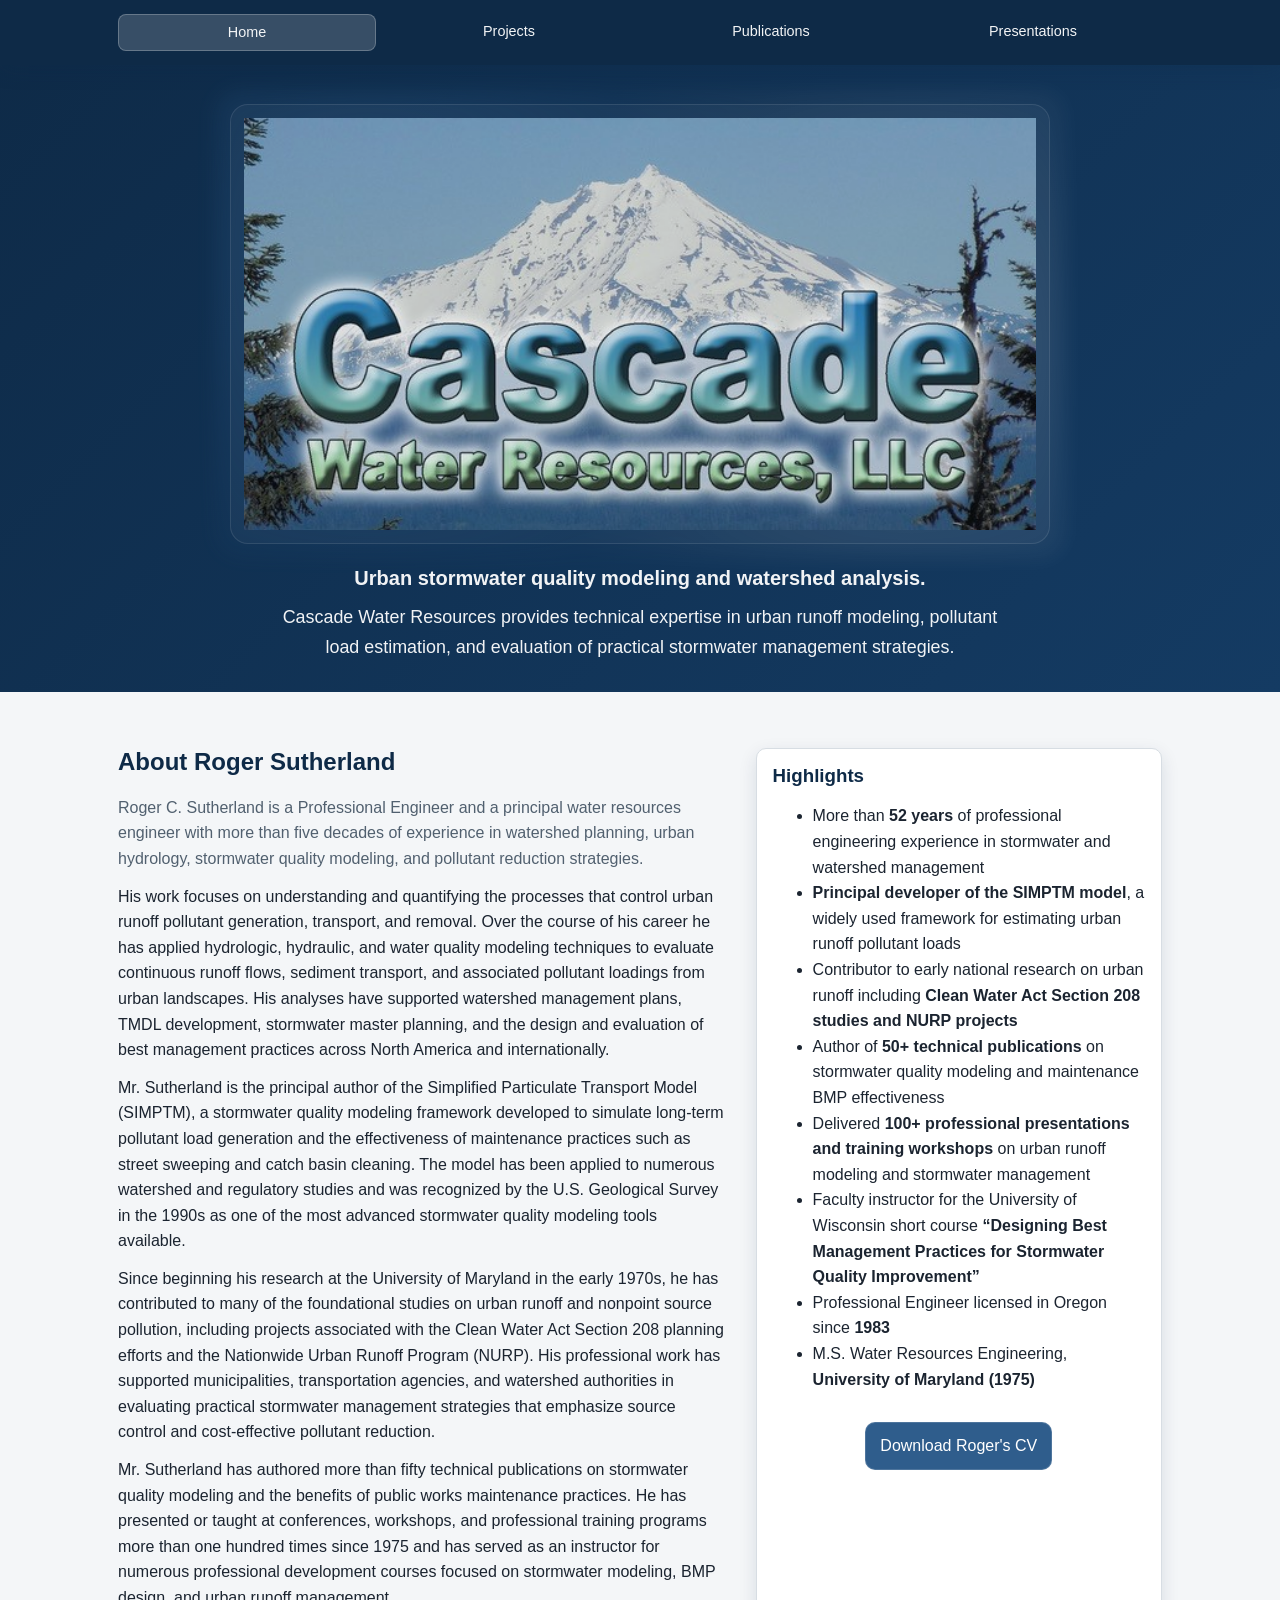
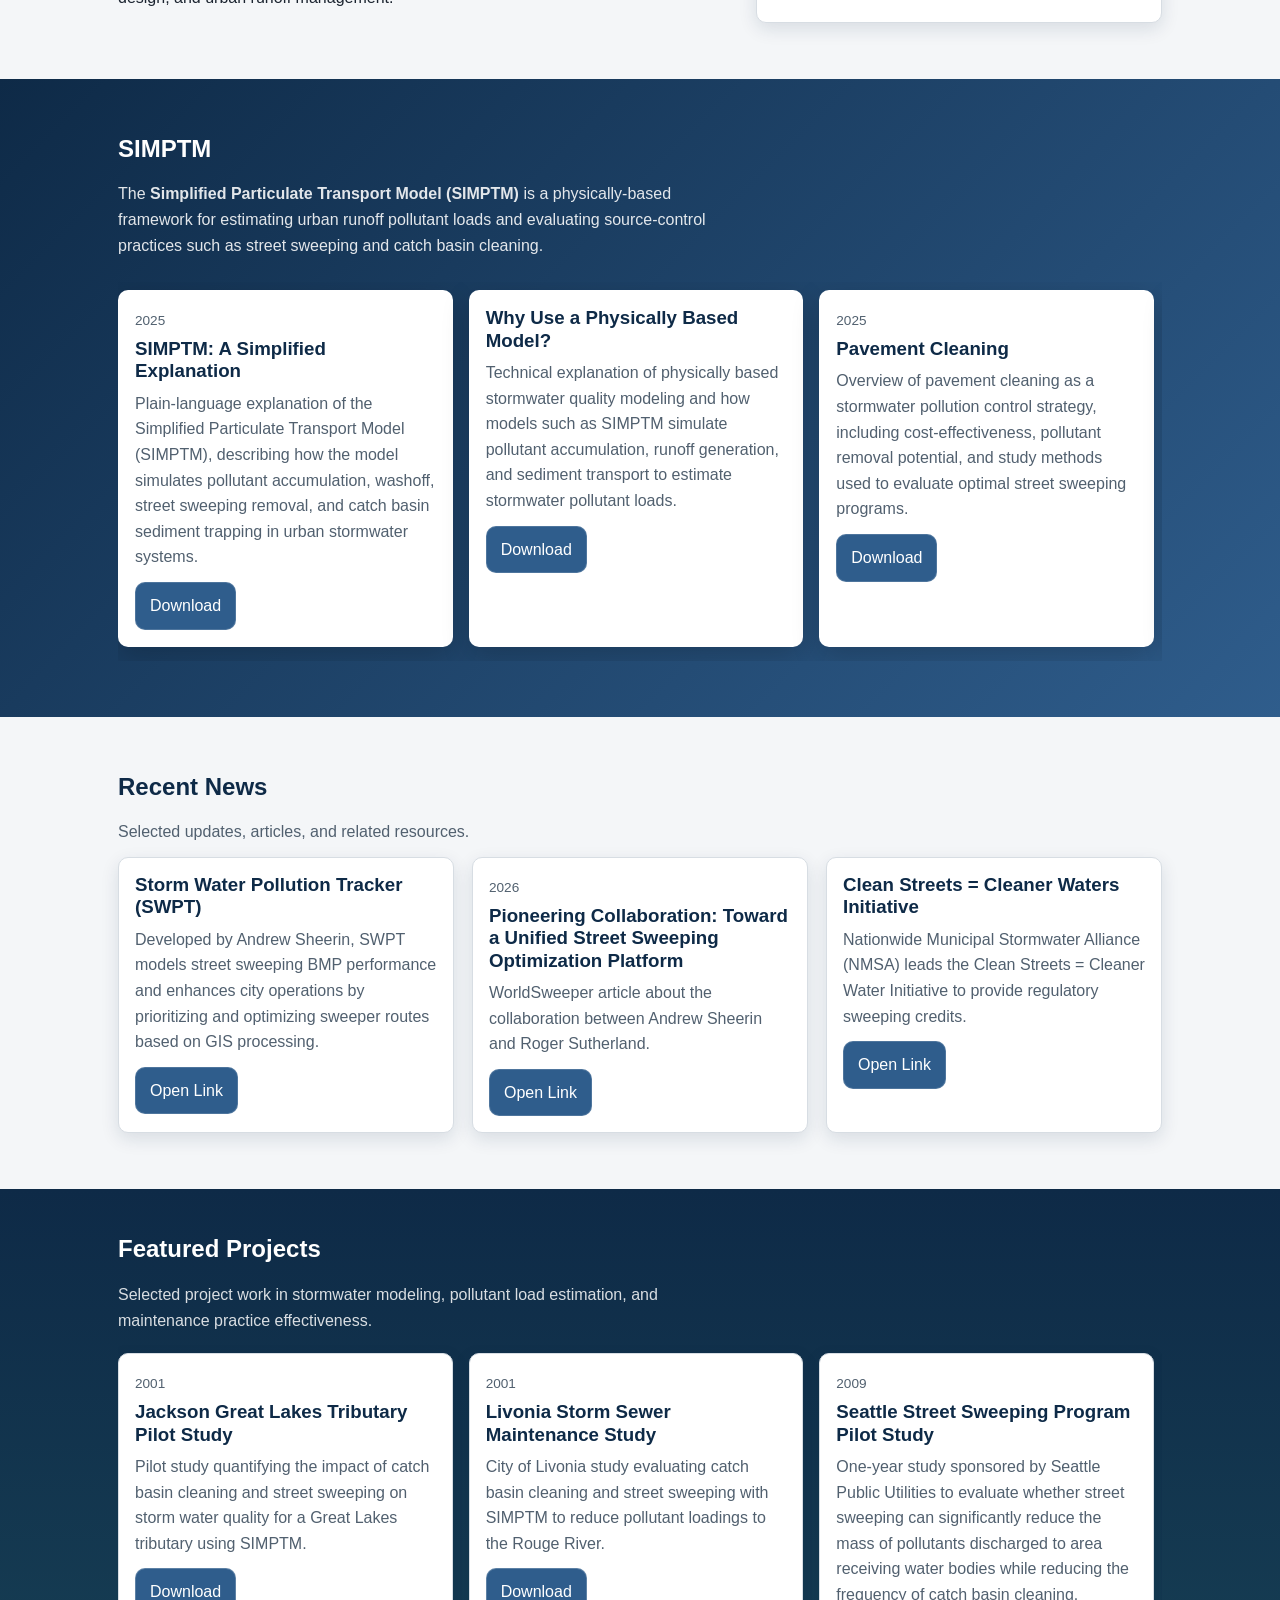
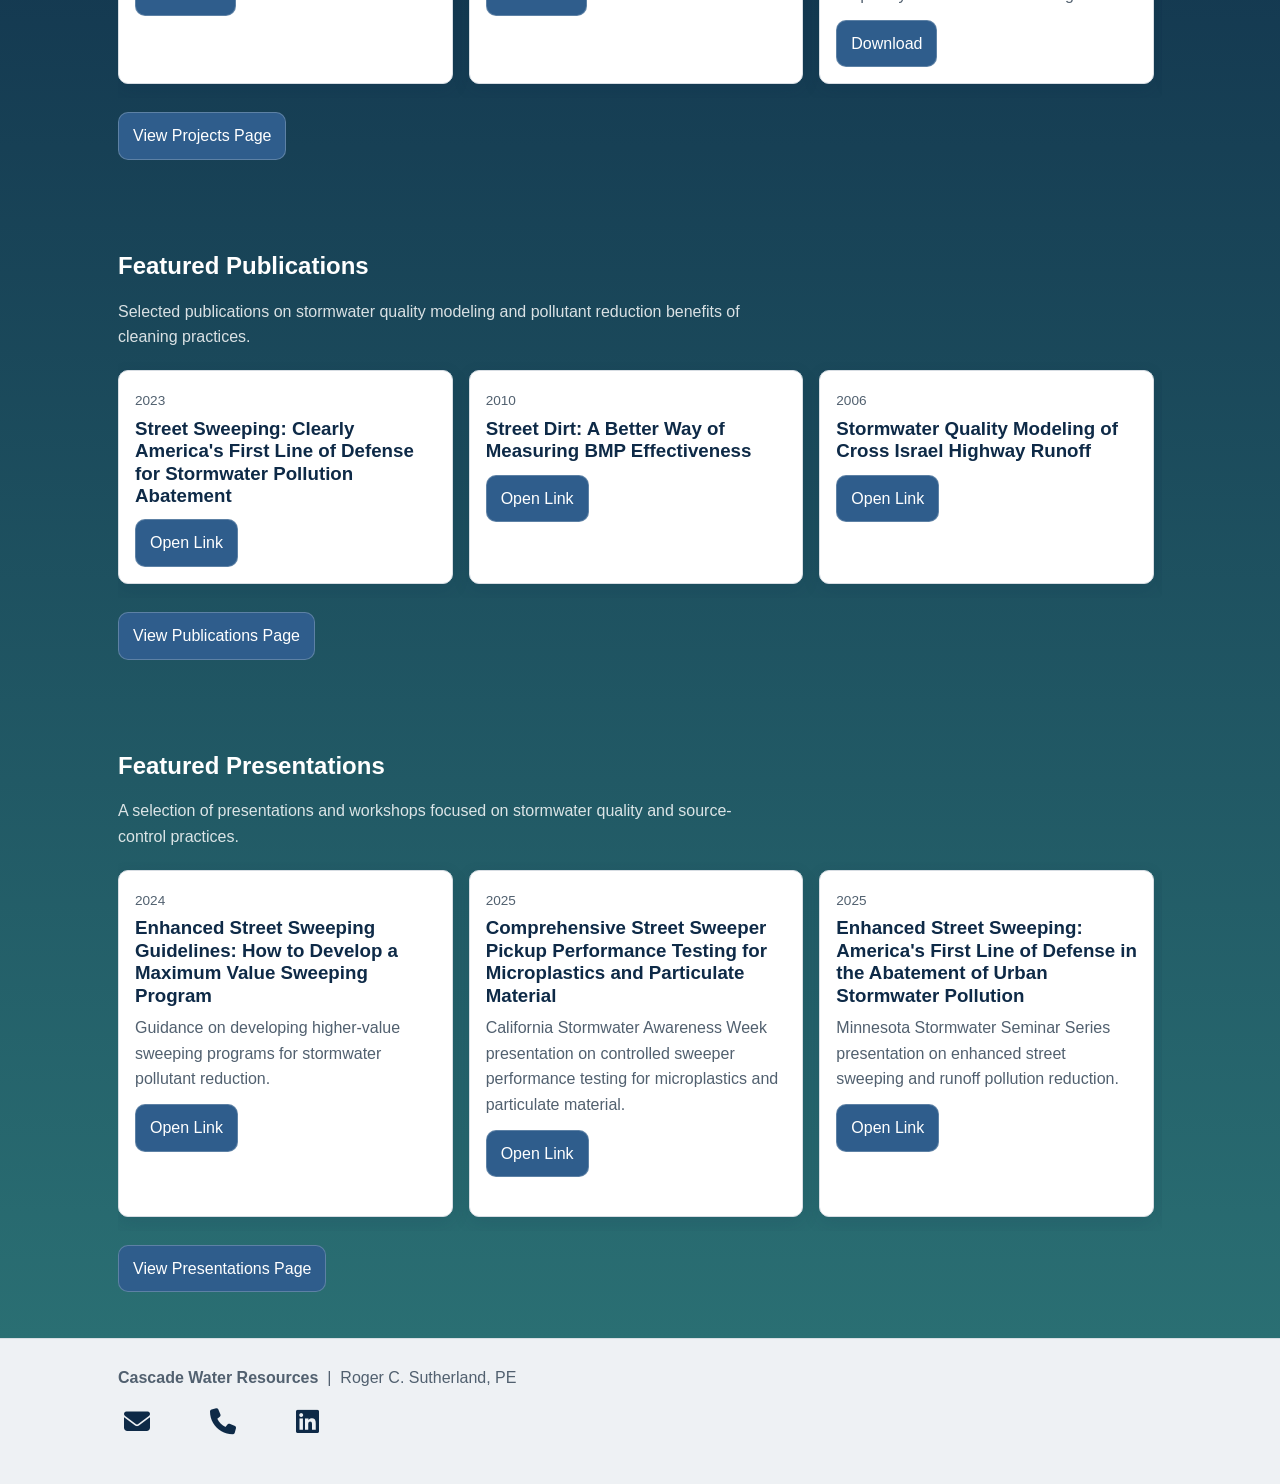
<file: index.html>
<!DOCTYPE html>
<html lang="en">
<head>
  <meta charset="UTF-8" />
  <meta name="viewport" content="width=device-width, initial-scale=1" />
  <title>Cascade Water Resources | Roger C. Sutherland, PE</title>

  <link rel="stylesheet" href="https://cdnjs.cloudflare.com/ajax/libs/font-awesome/6.5.0/css/all.min.css" />

  <link rel="stylesheet" href="css/global.css" />
  <link rel="stylesheet" href="css/layout.css" />
  <link rel="stylesheet" href="css/components.css" />
  <link rel="stylesheet" href="css/home.css" />
</head>
<body class="home">

  <!-- ===== HEADER / NAV ===== -->
  <header class="site-header">
    <div class="container">
      <nav class="site-nav" aria-label="Main navigation">
        <a href="index.html">Home</a>
        <a href="projects.html">Projects</a>
        <a href="publications.html">Publications</a>
        <a href="presentations.html">Presentations</a>
      </nav>
    </div>
  </header>

  <main>

    <!-- ===== HERO ===== -->
    <section class="hero">
      <div class="container">
        <div class="hero-logo-wrap" aria-hidden="true">
          <img src="assets/logo/cwr_logo.png" alt="Cascade Water Resources" class="hero-logo" />
        </div>

        <p class="hero-blurb">
          <strong>Urban stormwater quality modeling and watershed analysis.</strong>
          Cascade Water Resources provides technical expertise in urban runoff modeling, pollutant load estimation, and evaluation
          of practical stormwater management strategies.
        </p>
      </div>
    </section>

    <!-- ===== ABOUT ===== -->
    <section class="section" id="about">
      <div class="container two-column">
        <div>
          <h2 class="section-title">About Roger Sutherland</h2>
          <p class="section-intro">
            Roger C. Sutherland is a Professional Engineer and a principal water resources engineer with
            more than five decades of experience in watershed planning, urban hydrology, stormwater quality modeling,
            and pollutant reduction strategies.
          </p>
          <p>
            His work focuses on understanding and quantifying the processes that control urban runoff pollutant generation,
            transport, and removal. Over the course of his career he has applied hydrologic, hydraulic, and water quality
            modeling techniques to evaluate continuous runoff flows, sediment transport, and associated pollutant loadings
            from urban landscapes. His analyses have supported watershed management plans, TMDL development, stormwater
            master planning, and the design and evaluation of best management practices across North America and internationally.
          </p>
          <p>
            Mr. Sutherland is the principal author of the Simplified Particulate Transport Model (SIMPTM), a stormwater quality
            modeling framework developed to simulate long-term pollutant load generation and the effectiveness of maintenance
            practices such as street sweeping and catch basin cleaning. The model has been applied to numerous watershed and
            regulatory studies and was recognized by the U.S. Geological Survey in the 1990s as one of the most advanced
            stormwater quality modeling tools available.
          </p>
          <p>
            Since beginning his research at the University of Maryland in the early 1970s, he has contributed to many of the
            foundational studies on urban runoff and nonpoint source pollution, including projects associated with the Clean
            Water Act Section 208 planning efforts and the Nationwide Urban Runoff Program (NURP). His professional work has
            supported municipalities, transportation agencies, and watershed authorities in evaluating practical stormwater
            management strategies that emphasize source control and cost-effective pollutant reduction.
          </p>
          <p>
            Mr. Sutherland has authored more than fifty technical publications on stormwater quality modeling and the benefits
            of public works maintenance practices. He has presented or taught at conferences, workshops, and professional
            training programs more than one hundred times since 1975 and has served as an instructor for numerous professional
            development courses focused on stormwater modeling, BMP design, and urban runoff management.
          </p>
        </div>

        <aside class="card">
          <h3>Highlights</h3>
          <ul>
            <li>More than <strong>52 years</strong> of professional engineering experience in stormwater and watershed management</li>
            <li><strong>Principal developer of the SIMPTM model</strong>, a widely used framework for estimating urban runoff pollutant loads</li>
            <li>Contributor to early national research on urban runoff including <strong>Clean Water Act Section 208 studies and NURP projects</strong></li>
            <li>Author of <strong>50+ technical publications</strong> on stormwater quality modeling and maintenance BMP effectiveness</li>
            <li>Delivered <strong>100+ professional presentations and training workshops</strong> on urban runoff modeling and stormwater management</li>
            <li>Faculty instructor for the University of Wisconsin short course <strong>“Designing Best Management Practices for Stormwater Quality Improvement”</strong></li>
            <li>Professional Engineer licensed in Oregon since <strong>1983</strong></li>
            <li>M.S. Water Resources Engineering, <strong>University of Maryland (1975)</strong></li>
          </ul>

          <div style="margin-top: 30px; text-align: center;">
            <a class="button" href="reports/RogerSutherlandVita2026.pdf" target="_blank" rel="noopener noreferrer">
              Download Roger's CV
            </a>
          </div>
        </aside>
      </div>
    </section>

    <!-- ===== SIMPTM ===== -->
    <section class="section section--simptm" id="simptm">
      <div class="container">
        <div class="simptm-header">
          <div>
            <h2 class="section-title">SIMPTM</h2>
            <p class="section-intro">
              The <strong>Simplified Particulate Transport Model (SIMPTM)</strong> is a physically-based framework for estimating
              urban runoff pollutant loads and evaluating source-control practices such as street sweeping and catch basin cleaning.
            </p>
          </div>
        </div>

        <div class="horizontal-scroll" id="featuredSimptmContainer" aria-label="Featured SIMPTM documents">
          <!-- Cards inserted by JavaScript -->
        </div>
      </div>
    </section>

    <!-- ===== RECENT NEWS ===== -->
    <section class="section section--news" id="recent-news">
      <div class="container">
        <h2 class="section-title">Recent News</h2>
        <p class="section-intro">
          Selected updates, articles, and related resources.
        </p>

        <div class="three-column" id="featuredNewsContainer" aria-label="Recent news">
          <!-- Cards inserted by JavaScript -->
        </div>
      </div>
    </section>

    <!-- ===== FEATURED WORK (GRADIENT BAND) ===== -->
    <div class="gradient-band">

      <!-- ===== PROJECTS ===== -->
      <section class="section section--tight" id="featured-projects">
        <div class="container">
          <h2 class="section-title">Featured Projects</h2>
          <p class="section-intro">
            Selected project work in stormwater modeling, pollutant load estimation, and maintenance practice effectiveness.
          </p>

          <div class="horizontal-scroll" id="featuredProjectsContainer" aria-label="Featured projects">
            <!-- Cards inserted by JavaScript -->
          </div>

          <div style="margin-top: 14px;">
            <a class="button" href="projects.html">View Projects Page</a>
          </div>
        </div>
      </section>

      <!-- ===== PUBLICATIONS ===== -->
      <section class="section" id="publications">
        <div class="container">
          <h2 class="section-title">Featured Publications</h2>
          <p class="section-intro">
            Selected publications on stormwater quality modeling and pollutant reduction benefits of cleaning practices.
          </p>

          <div class="horizontal-scroll" id="featuredPublicationsContainer" aria-label="Featured publications">
            <!-- Cards inserted by JavaScript -->
          </div>

          <div style="margin-top: 14px;">
            <a class="button" href="publications.html">View Publications Page</a>
          </div>
        </div>
      </section>

      <!-- ===== PRESENTATIONS ===== -->
      <section class="section" id="presentations">
        <div class="container">
          <h2 class="section-title">Featured Presentations</h2>
          <p class="section-intro">
            A selection of presentations and workshops focused on stormwater quality and source-control practices.
          </p>

          <div class="horizontal-scroll" id="featuredPresentationsContainer" aria-label="Featured presentations">
            <!-- Cards inserted by JavaScript -->
          </div>

          <div style="margin-top: 14px;">
            <a class="button" href="presentations.html">View Presentations Page</a>
          </div>
        </div>
      </section>

    </div>

  </main>

  <!-- ===== FOOTER ===== -->
  <footer class="site-footer">
    <div class="container">
      <p>
        <strong>Cascade Water Resources</strong> &nbsp;|&nbsp; Roger C. Sutherland, PE
      </p>

      <div class="footer-icons" aria-label="Contact links">
        <a class="footer-icon js-copy" href="#" data-copy="sutherland.roger1@gmail.com" aria-label="Copy email address">
          <i class="fa-solid fa-envelope" aria-hidden="true"></i>
        </a>

        <a class="footer-icon js-copy" href="#" data-copy="5037040522" aria-label="Copy phone number">
          <i class="fa-solid fa-phone" aria-hidden="true"></i>
        </a>

        <a class="footer-icon" href="https://www.linkedin.com/in/roger-sutherland-b824b54/" target="_blank" rel="noopener noreferrer" aria-label="Roger Sutherland LinkedIn profile">
          <i class="fa-brands fa-linkedin" aria-hidden="true"></i>
        </a>
      </div>

      <p class="footer-copy-note" id="footerCopyNote" aria-live="polite"></p>
    </div>
  </footer>

  <script src="js/content_loader.js"></script>

  <script>
    window.CWRContent.load(function () {
      var projects = window.CWRContent.getBySection("projects").filter(function (i) { return i.highlight === true; }).slice(0, 6);
      var publications = window.CWRContent.getBySection("publications").filter(function (i) { return i.highlight === true; }).slice(0, 6);
      var presentations = window.CWRContent.getBySection("presentations").filter(function (i) { return i.highlight === true; }).slice(0, 6);
      var news = window.CWRContent.getBySection("links").filter(function (i) { return i.highlight === true; }).slice(0, 3);
      var simptmDocs = window.CWRContent.getBySection("simptm").filter(function (i) { return i.highlight === true; }).slice(0, 5);

      window.CWRContent.renderCards(document.getElementById("featuredProjectsContainer"), projects, { scrollLayout: true, max: 6 });
      window.CWRContent.renderCards(document.getElementById("featuredPublicationsContainer"), publications, { scrollLayout: true, max: 6 });
      window.CWRContent.renderCards(document.getElementById("featuredPresentationsContainer"), presentations, { scrollLayout: true, max: 6 });
      window.CWRContent.renderCards(document.getElementById("featuredNewsContainer"), news, { scrollLayout: false, max: 3 });
      window.CWRContent.renderCards(document.getElementById("featuredSimptmContainer"), simptmDocs, { scrollLayout: true, max: 5 });
    });
  </script>

  <script src="js/navigation.js"></script>
  <script src="js/copy_to_clipboard.js"></script>
</body>
</html>
</file>
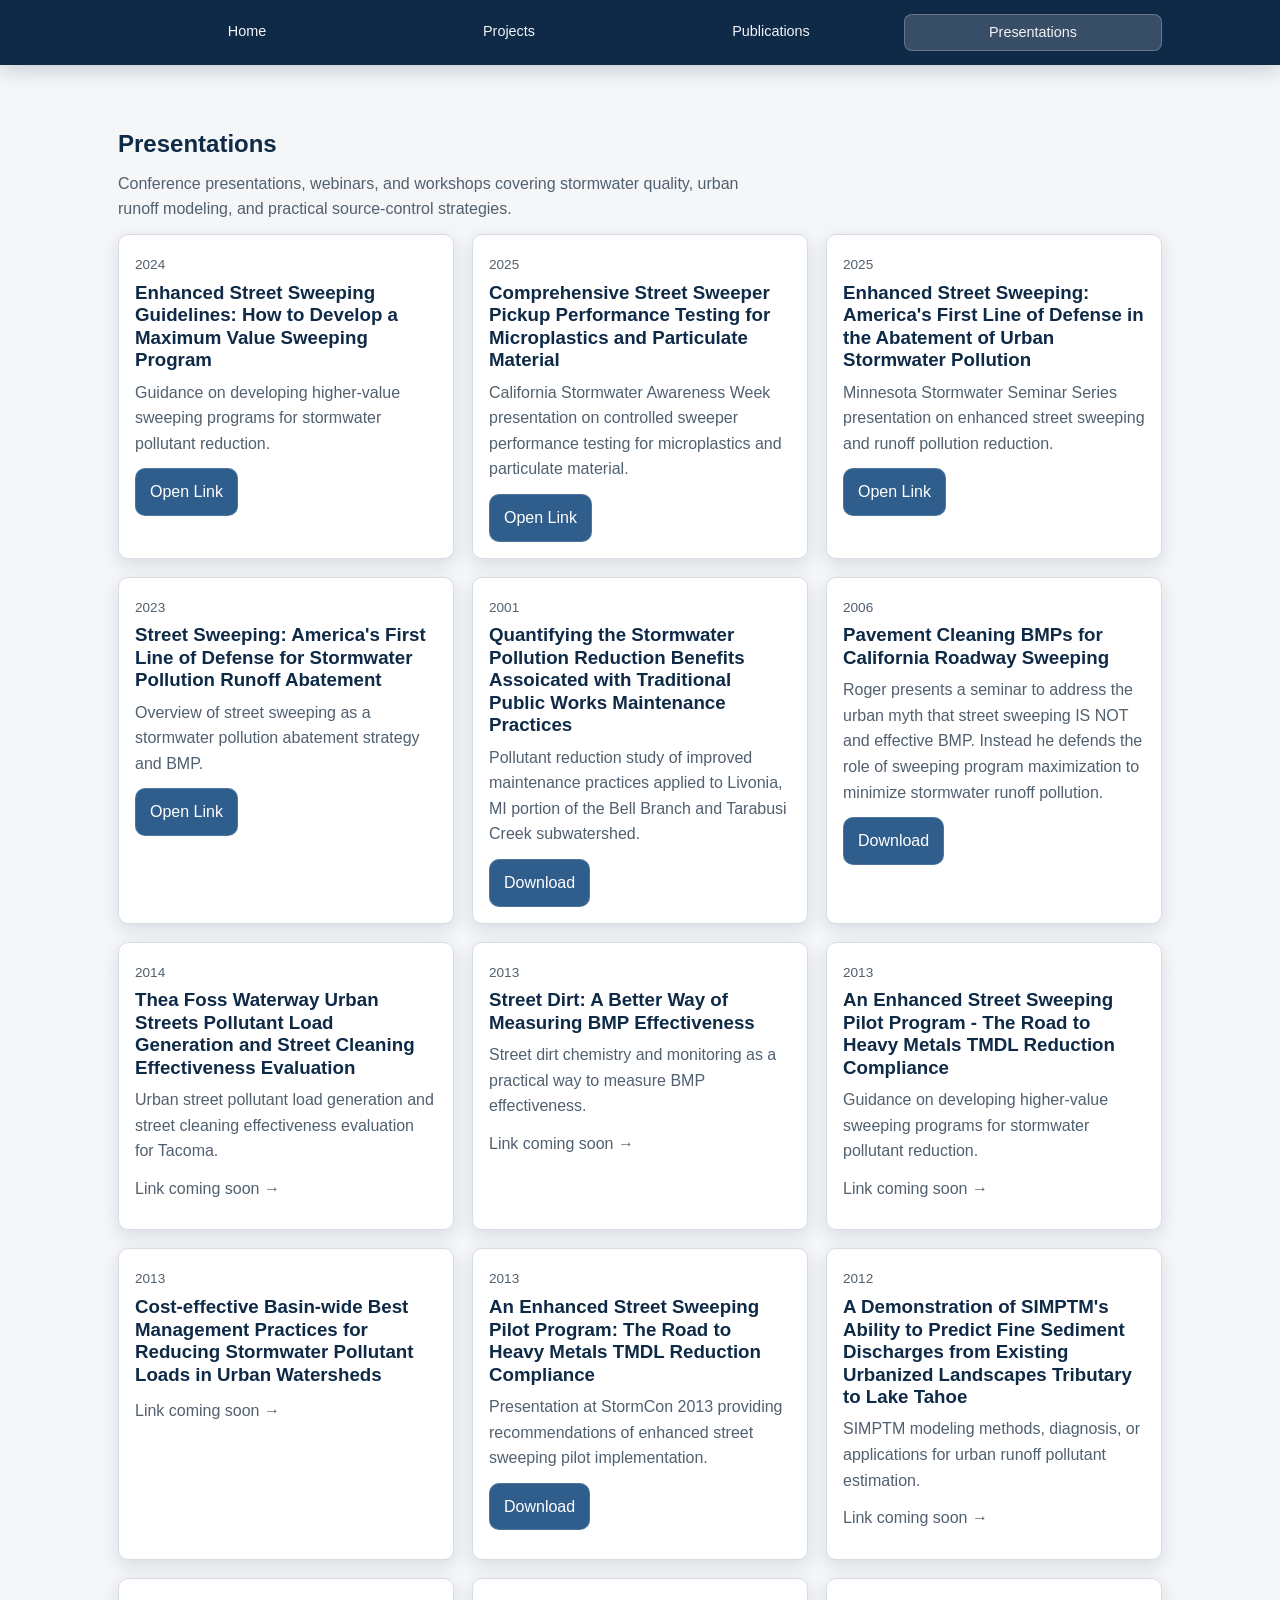
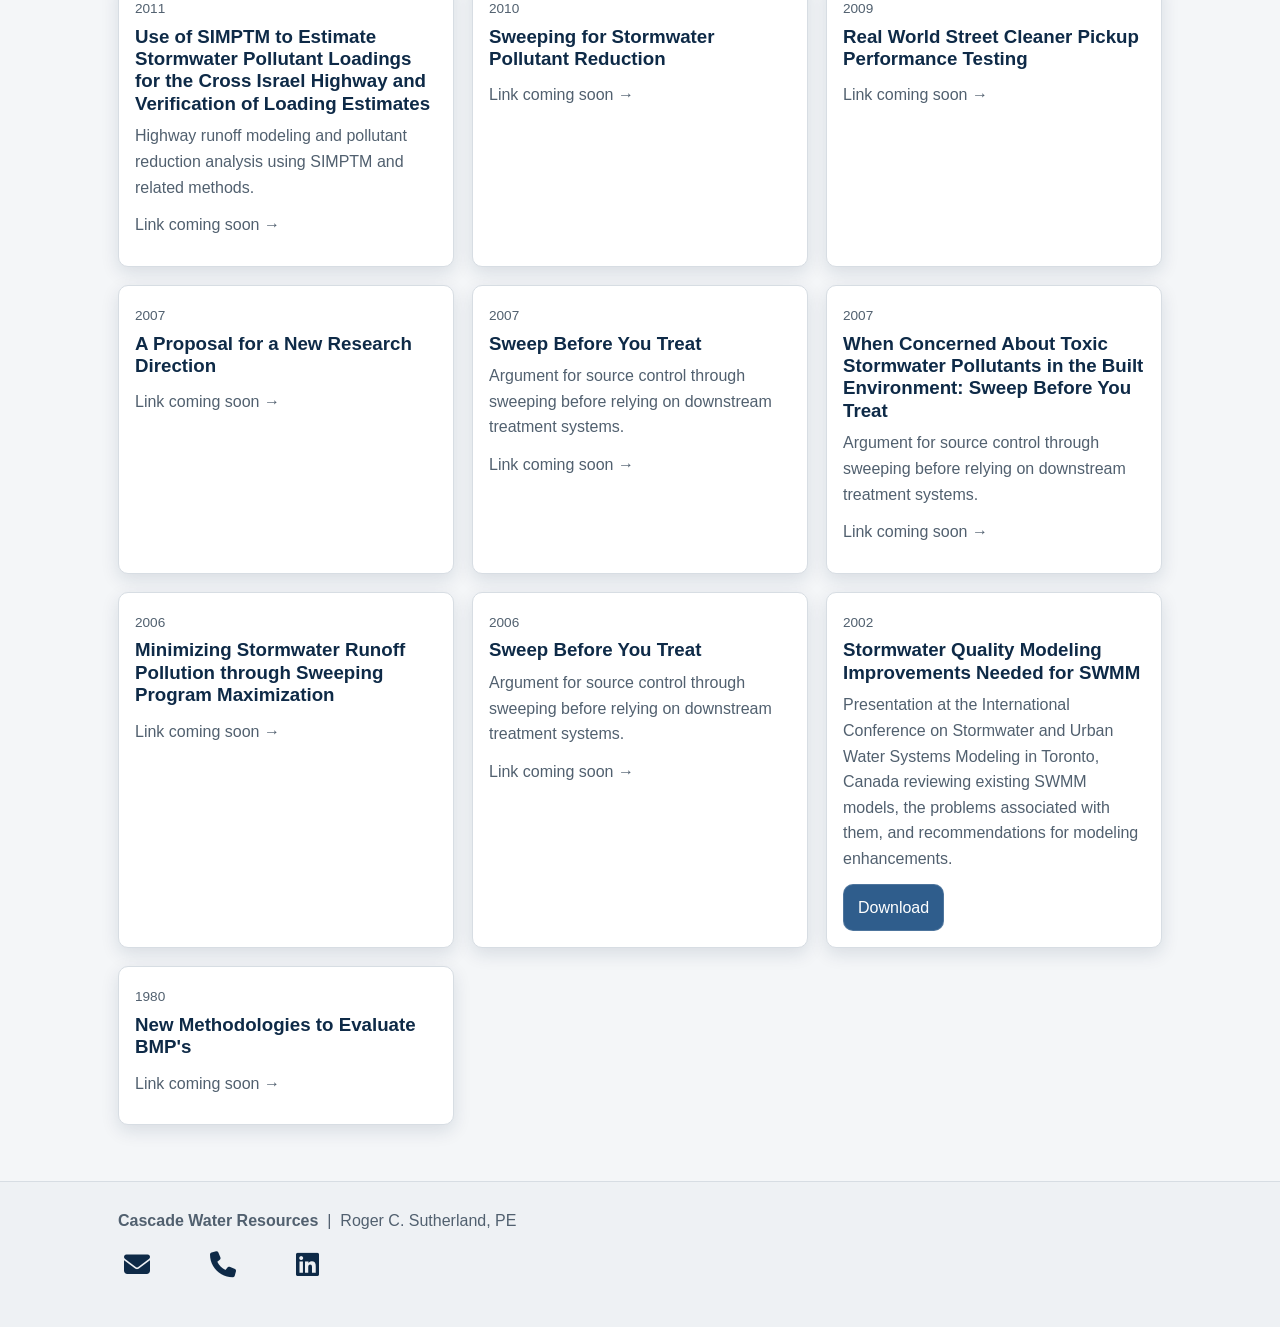
<file: presentations.html>
<!DOCTYPE html>
<html lang="en">
<head>
  <meta charset="UTF-8" />
  <meta name="viewport" content="width=device-width, initial-scale=1" />
  <title>Presentations | Cascade Water Resources</title>

  <link rel="stylesheet" href="https://cdnjs.cloudflare.com/ajax/libs/font-awesome/6.5.0/css/all.min.css" />

  <link rel="stylesheet" href="css/global.css" />
  <link rel="stylesheet" href="css/layout.css" />
  <link rel="stylesheet" href="css/components.css" />
</head>
<body class="inner">

  <!-- ===================================== -->
  <!-- SITE HEADER / NAVIGATION              -->
  <!-- ===================================== -->
  <header class="site-header">
    <div class="container">
      <nav class="site-nav" aria-label="Main navigation">
        <a href="index.html">Home</a>
        <a href="projects.html">Projects</a>
        <a href="publications.html">Publications</a>
        <a href="presentations.html">Presentations</a>
      </nav>
    </div>
  </header>

  <main>

    <!-- ===================================== -->
    <!-- PRESENTATIONS PAGE                    -->
    <!-- ===================================== -->
    <section class="section">
      <div class="container">
        <h1>Presentations</h1>
        <p class="section-intro">
          Conference presentations, webinars, and workshops covering stormwater quality, urban runoff modeling, and
          practical source-control strategies.
        </p>

        <!-- Cards will be created here by JavaScript -->
        <div class="three-column" id="presentationsContainer" aria-label="Presentations list">
          <!-- Cards will be inserted here -->
        </div>
      </div>
    </section>

  </main>

  <!-- ===== FOOTER ===== -->
  <footer class="site-footer">
    <div class="container">
      <p>
        <strong>Cascade Water Resources</strong> &nbsp;|&nbsp; Roger C. Sutherland, PE
      </p>

      <div class="footer-icons" aria-label="Contact links">
        <a class="footer-icon js-copy" href="#" data-copy="sutherland.roger1@gmail.com" aria-label="Copy email address">
          <i class="fa-solid fa-envelope" aria-hidden="true"></i>
        </a>

        <a class="footer-icon js-copy" href="#" data-copy="5037040522" aria-label="Copy phone number">
          <i class="fa-solid fa-phone" aria-hidden="true"></i>
        </a>

        <a class="footer-icon" href="https://www.linkedin.com/in/roger-sutherland-b824b54/" target="_blank" rel="noopener noreferrer" aria-label="Roger Sutherland LinkedIn profile">
          <i class="fa-brands fa-linkedin" aria-hidden="true"></i>
        </a>
      </div>

      <p class="footer-copy-note" id="footerCopyNote" aria-live="polite"></p>
    </div>
  </footer>

  <!-- Content loader -->
  <script src="js/content_loader.js"></script>

  <script>
    window.CWRContent.load(function () {
      var items = window.CWRContent.getBySection("presentations");
      window.CWRContent.renderCards(document.getElementById("presentationsContainer"), items, { scrollLayout: false });
    });
  </script>

  <script src="js/navigation.js"></script>
  <script src="js/copy_to_clipboard.js"></script>
</body>
</html>
</file>
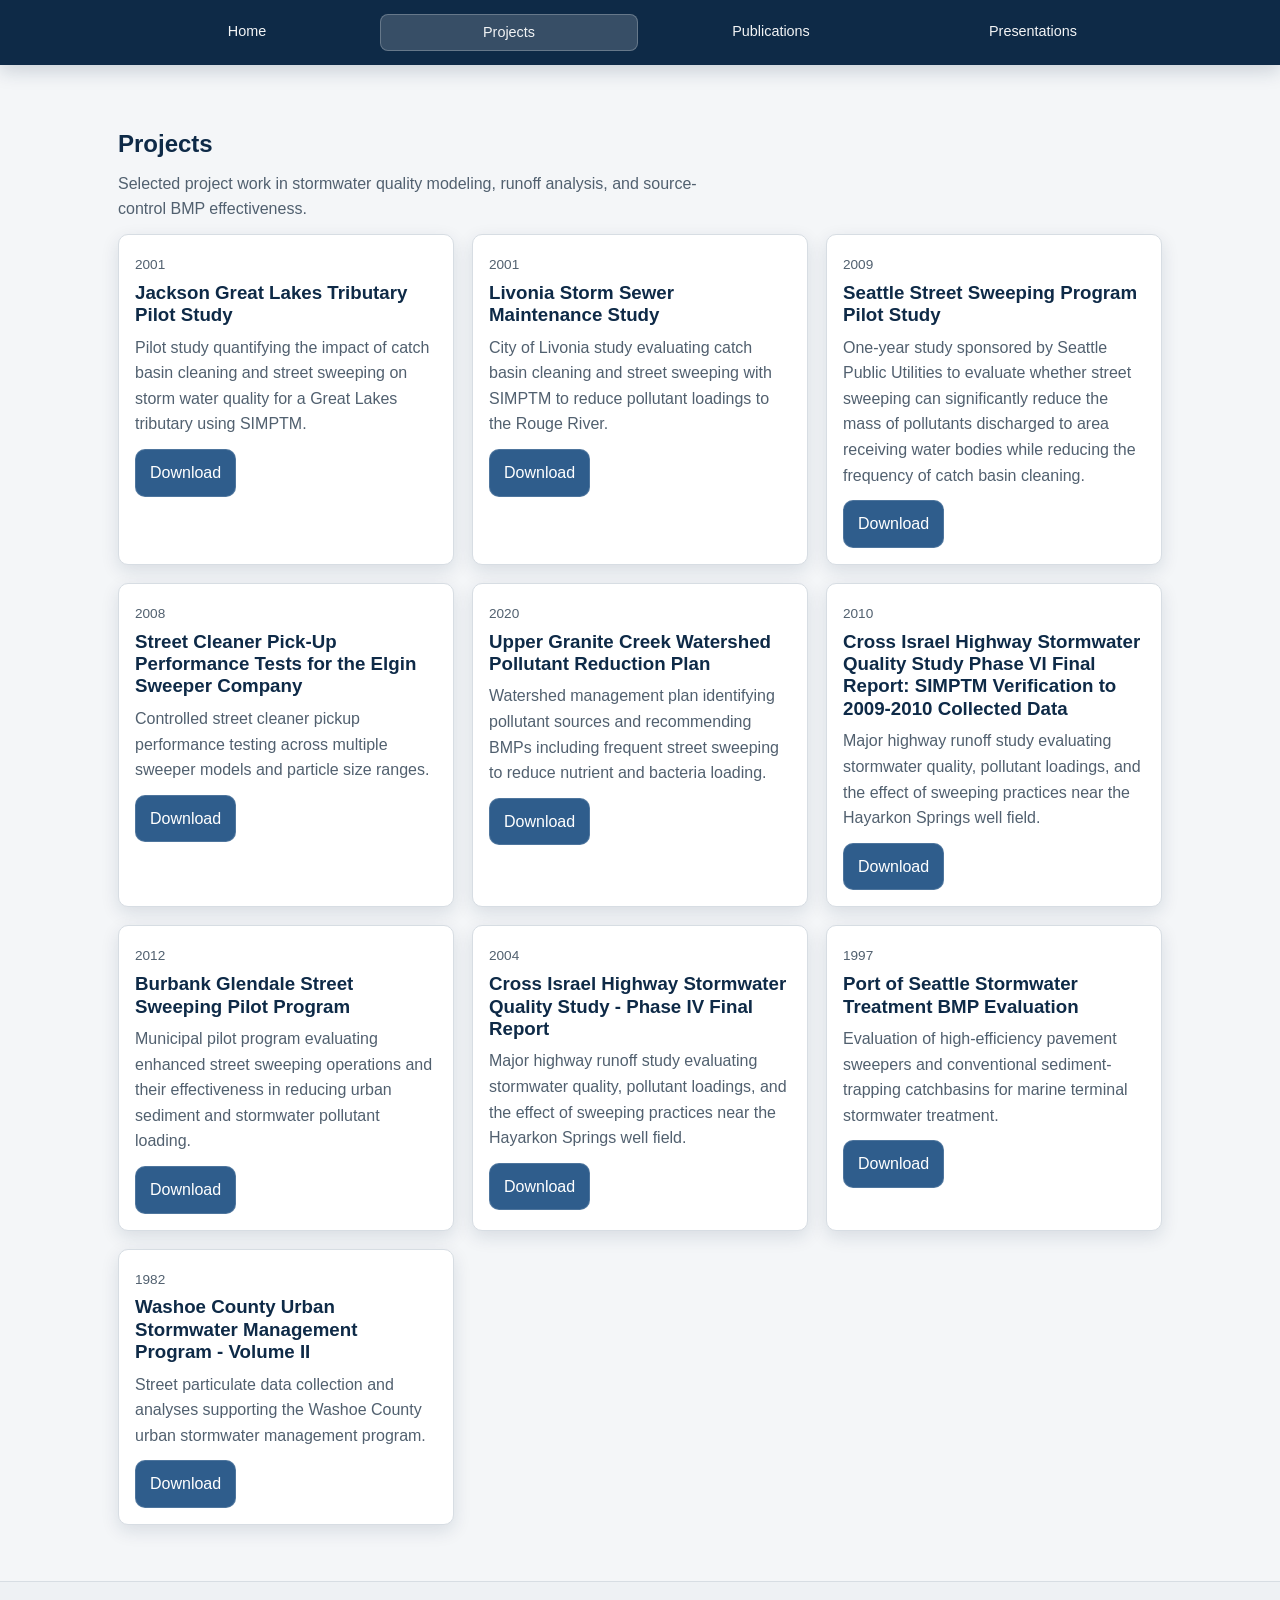
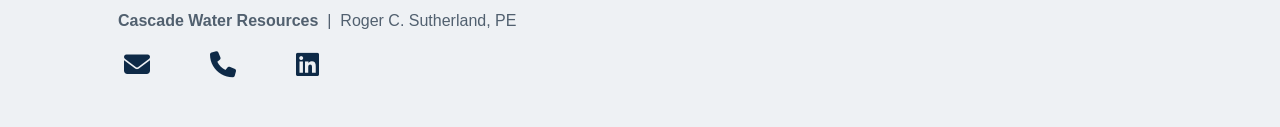
<file: projects.html>
<!DOCTYPE html>
<html lang="en">
<head>
  <meta charset="UTF-8" />
  <meta name="viewport" content="width=device-width, initial-scale=1" />
  <title>Projects | Cascade Water Resources</title>

  <link rel="stylesheet" href="https://cdnjs.cloudflare.com/ajax/libs/font-awesome/6.5.0/css/all.min.css" />

  <link rel="stylesheet" href="css/global.css" />
  <link rel="stylesheet" href="css/layout.css" />
  <link rel="stylesheet" href="css/components.css" />
  <link rel="stylesheet" href="css/projects.css" />
</head>
<body>

  <!-- ===================================== -->
  <!-- SITE HEADER / NAVIGATION              -->
  <!-- ===================================== -->
  <header class="site-header">
    <div class="container">
      <nav class="site-nav" aria-label="Main navigation">
        <a href="index.html">Home</a>
        <a href="projects.html">Projects</a>
        <a href="publications.html">Publications</a>
        <a href="presentations.html">Presentations</a>
      </nav>
    </div>
  </header>

  <main>

    <!-- ===================================== -->
    <!-- PROJECTS PAGE                         -->
    <!-- ===================================== -->
    <section class="section">
      <div class="container">
        <h1>Projects</h1>
        <p class="section-intro">
          Selected project work in stormwater quality modeling, runoff analysis, and source-control BMP effectiveness.
        </p>

        <!-- Cards will be created here by JavaScript -->
        <div class="three-column" id="projectsContainer" aria-label="Projects list">
          <!-- Cards will be inserted here -->
        </div>
      </div>
    </section>

  </main>

  <!-- ===== FOOTER ===== -->
  <footer class="site-footer">
    <div class="container">
      <p>
        <strong>Cascade Water Resources</strong> &nbsp;|&nbsp; Roger C. Sutherland, PE
      </p>

      <div class="footer-icons" aria-label="Contact links">
        <a class="footer-icon js-copy" href="#" data-copy="sutherland.roger1@gmail.com" aria-label="Copy email address">
          <i class="fa-solid fa-envelope" aria-hidden="true"></i>
        </a>

        <a class="footer-icon js-copy" href="#" data-copy="5037040522" aria-label="Copy phone number">
          <i class="fa-solid fa-phone" aria-hidden="true"></i>
        </a>

        <a class="footer-icon" href="https://www.linkedin.com/in/roger-sutherland-b824b54/" target="_blank" rel="noopener noreferrer" aria-label="Roger Sutherland LinkedIn profile">
          <i class="fa-brands fa-linkedin" aria-hidden="true"></i>
        </a>
      </div>

      <p class="footer-copy-note" id="footerCopyNote" aria-live="polite"></p>
    </div>
  </footer>

  <!-- Content loader -->
  <script src="js/content_loader.js"></script>

  <script>
    window.CWRContent.load(function () {
      var items = window.CWRContent.getBySection("projects");
      window.CWRContent.renderCards(document.getElementById("projectsContainer"), items, { scrollLayout: false });
    });
  </script>

  <script src="js/navigation.js"></script>
  <script src="js/copy_to_clipboard.js"></script>
</body>
</html>
</file>
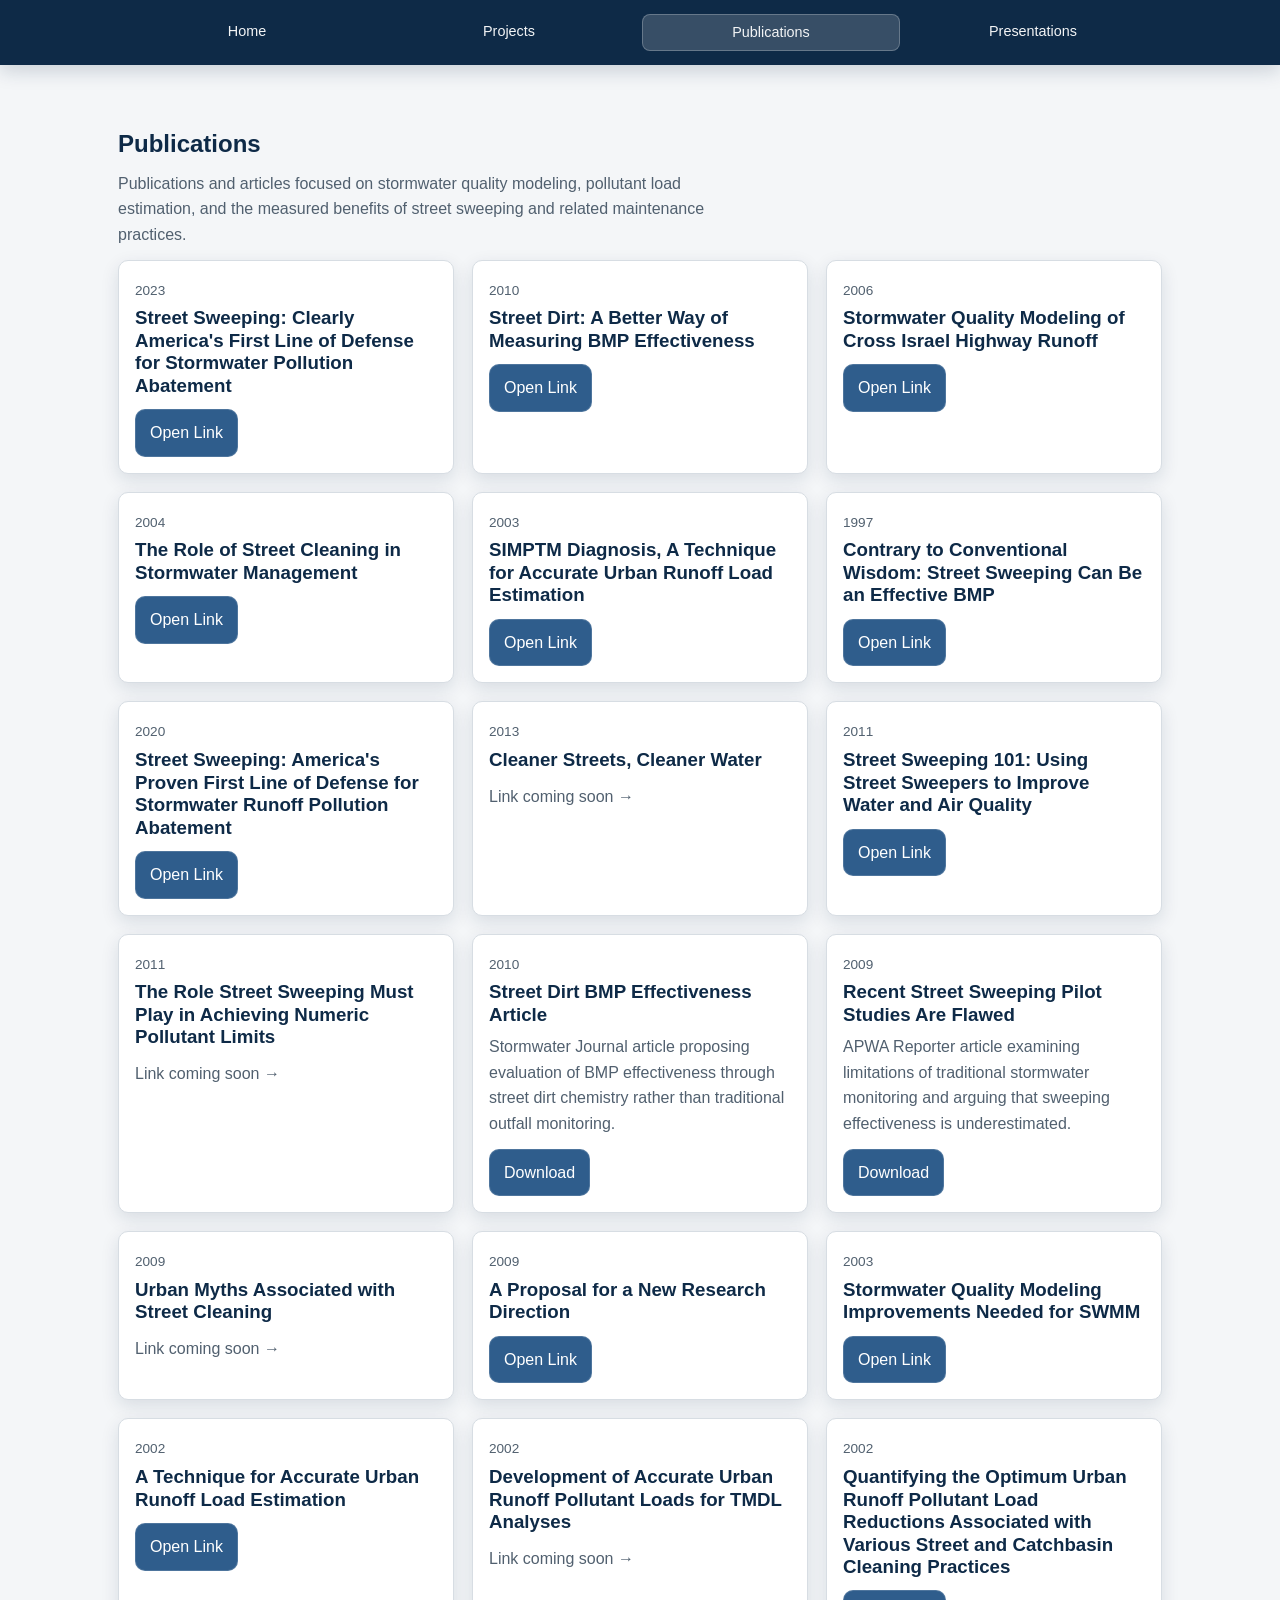
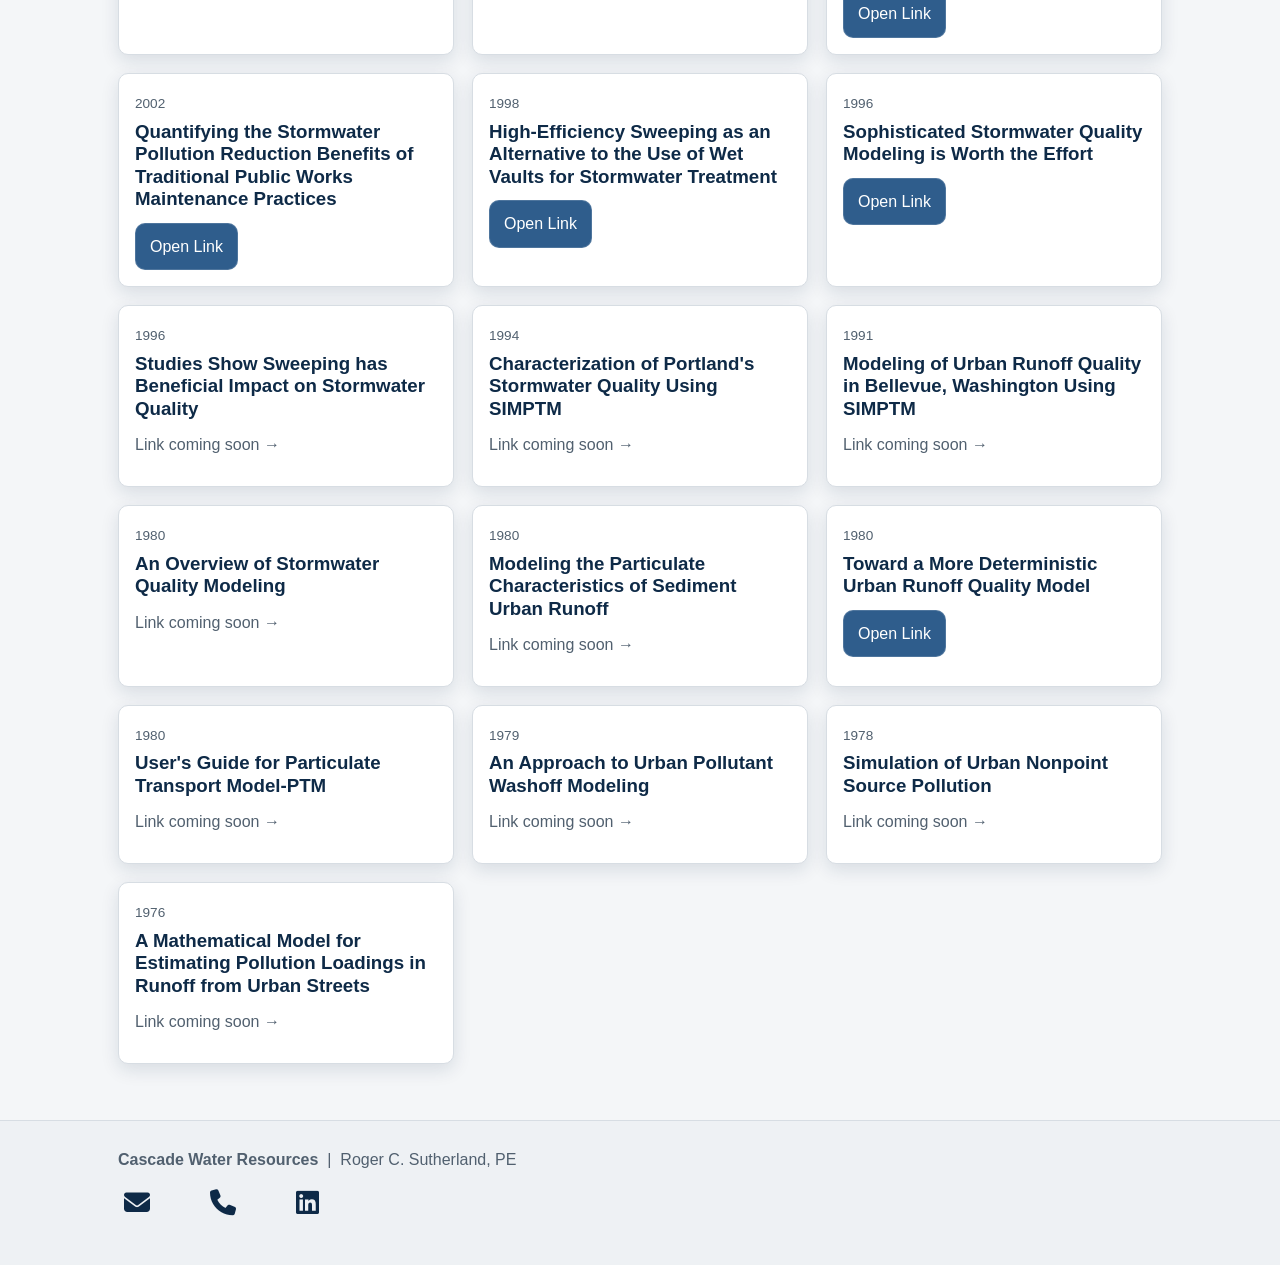
<file: publications.html>
<!DOCTYPE html>
<html lang="en">
<head>
  <meta charset="UTF-8" />
  <meta name="viewport" content="width=device-width, initial-scale=1" />
  <title>Publications | Cascade Water Resources</title>

  <link rel="stylesheet" href="https://cdnjs.cloudflare.com/ajax/libs/font-awesome/6.5.0/css/all.min.css" />

  <link rel="stylesheet" href="css/global.css" />
  <link rel="stylesheet" href="css/layout.css" />
  <link rel="stylesheet" href="css/components.css" />
</head>
<body>

  <!-- ===================================== -->
  <!-- SITE HEADER / NAVIGATION              -->
  <!-- ===================================== -->
  <header class="site-header">
    <div class="container">
      <nav class="site-nav" aria-label="Main navigation">
        <a href="index.html">Home</a>
        <a href="projects.html">Projects</a>
        <a href="publications.html">Publications</a>
        <a href="presentations.html">Presentations</a>
      </nav>
    </div>
  </header>

  <main>

    <!-- ===================================== -->
    <!-- PUBLICATIONS PAGE                     -->
    <!-- ===================================== -->
    <section class="section">
      <div class="container">
        <h1>Publications</h1>
        <p class="section-intro">
          Publications and articles focused on stormwater quality modeling, pollutant load estimation, and the measured benefits
          of street sweeping and related maintenance practices.
        </p>

        <!-- Cards will be created here by JavaScript -->
        <div class="three-column" id="publicationsContainer" aria-label="Publications list">
          <!-- Cards will be inserted here -->
        </div>
      </div>
    </section>

  </main>

  <!-- ===== FOOTER ===== -->
  <footer class="site-footer">
    <div class="container">
      <p>
        <strong>Cascade Water Resources</strong> &nbsp;|&nbsp; Roger C. Sutherland, PE
      </p>

      <div class="footer-icons" aria-label="Contact links">
        <a class="footer-icon js-copy" href="#" data-copy="sutherland.roger1@gmail.com" aria-label="Copy email address">
          <i class="fa-solid fa-envelope" aria-hidden="true"></i>
        </a>

        <a class="footer-icon js-copy" href="#" data-copy="5037040522" aria-label="Copy phone number">
          <i class="fa-solid fa-phone" aria-hidden="true"></i>
        </a>

        <a class="footer-icon" href="https://www.linkedin.com/in/roger-sutherland-b824b54/" target="_blank" rel="noopener noreferrer" aria-label="Roger Sutherland LinkedIn profile">
          <i class="fa-brands fa-linkedin" aria-hidden="true"></i>
        </a>
      </div>

      <p class="footer-copy-note" id="footerCopyNote" aria-live="polite"></p>
    </div>
  </footer>

  <!-- Content loader -->
  <script src="js/content_loader.js"></script>

  <script>
    window.CWRContent.load(function () {
      var items = window.CWRContent.getBySection("publications");
      window.CWRContent.renderCards(document.getElementById("publicationsContainer"), items, { scrollLayout: false });
    });
  </script>

  <script src="js/navigation.js"></script>
  <script src="js/copy_to_clipboard.js"></script>
</body>
</html>
</file>
<file: css/global.css>
/* =====================================
   global.css
   Site-wide colors, typography, and base styles
===================================== */

:root {
  /* Color palette (from AGENTS.md) */
  --color-dark-blue: #0e2a47;
  --color-steel-blue: #2f5d8c;
  --color-off-white: #f4f6f8;

  /* Neutral colors */
  --color-white: #ffffff;
  --color-text: #1b2430;
  --color-muted-text: #51606f;
  --color-border: #d7dde3;

  /* Typography */
  --font-family: "Segoe UI", Tahoma, Arial, sans-serif;
  --base-font-size: 16px;
  --line-height: 1.6;

  /* Common sizes */
  --radius: 10px;
  --shadow: 0 6px 18px rgba(14, 42, 71, 0.12);
}

* {
  box-sizing: border-box;
}

html,
body {
  /* Prevent accidental horizontal scrolling on any screen size */
  overflow-x: hidden;
}

html {
  /* Helps prevent iOS overscroll from showing white behind the page */
  background: var(--color-off-white);
}

body {
  margin: 0;
  font-family: var(--font-family);
  font-size: var(--base-font-size);
  line-height: var(--line-height);
  color: var(--color-text);
  background: var(--color-off-white);
}

img {
  max-width: 100%;
  height: auto;
}

a {
  color: var(--color-steel-blue);
  text-decoration: none;
}

a:hover {
  text-decoration: underline;
}

/* Simple, readable headings */
h1,
h2,
h3 {
  line-height: 1.2;
  margin: 0 0 12px;
  color: var(--color-dark-blue);
}

p {
  margin: 0 0 12px;
}

small {
  color: var(--color-muted-text);
}

/* A simple, consistent focus style for keyboard users */
a:focus,
button:focus {
  outline: 3px solid rgba(47, 93, 140, 0.35);
  outline-offset: 2px;
}
</file>
<file: css/layout.css>
/* =====================================
   layout.css
   Containers, section spacing, and basic layout
===================================== */

/* The main width constraint for the page */
.container {
  width: 100%;
  max-width: 1080px;
  margin: 0 auto;
  padding: 0 18px;
}

/* Vertical spacing between sections */
.section {
  padding: 56px 0;
}

.section--tight {
  padding: 36px 0;
}

.section-title {
  margin-bottom: 18px;
}

.section-intro {
  max-width: 70ch;
  color: var(--color-muted-text);
}

/* Simple grid helper (use sparingly in Phase 1) */
.two-column {
  display: grid;
  grid-template-columns: 1fr;
  gap: 18px;
}

@media (min-width: 820px) {
  .two-column {
    grid-template-columns: 1.2fr 0.8fr;
    gap: 28px;
  }
}

/*
  Three-column grid helper
  - Use this for Projects / Publications / Presentations lists
  - Even width columns
  - Collapses to 1 column on small screens
*/
.three-column {
  display: grid;
  grid-template-columns: 1fr;
  gap: 18px;
}

@media (min-width: 820px) {
  .three-column {
    grid-template-columns: 1fr 1fr 1fr;
    gap: 18px;
  }
}


body:not(.home) main {
  padding-top: 74px;
}

body.home main {
  padding-top: 0;
}
</file>
<file: css/components.css>
/* =====================================
   components.css
   Reusable UI pieces: navigation, cards, buttons, scroll containers
===================================== */

/* =====================================
   NAVIGATION BAR
===================================== */
.site-header {
  background: var(--color-dark-blue);
  color: var(--color-white);

  /* Keep header visible while scrolling (always) */
  position: fixed;
  top: 0;
  left: 0;
  width: 100%;
  z-index: 1000;

  /* Prevent any accidental horizontal scroll in the header */
  overflow-x: hidden;

  /* Subtle separation when page scrolls */
  box-shadow: 0 6px 18px rgba(14, 42, 71, 0.18);
}

.site-header .container {
  display: flex;
  align-items: center;
  justify-content: flex-start;
  padding-top: 14px;
  padding-bottom: 14px;
  width: 100%;
}

/*
  Main navigation
  - Always show 4 equal-width columns so it looks good at any screen width.
*/
.site-nav {
  display: grid;
  grid-template-columns: repeat(4, minmax(0, 1fr));
  gap: 4px;
  width: 100%;
}

.site-nav a {
  color: var(--color-white);
  padding: 6px 6px;
  border-radius: 8px;
  text-decoration: none;
  opacity: 0.95;

  /* Make each item feel like a centered tab */
  text-align: center;
  white-space: nowrap;

  /* Prevent long link text from causing horizontal overflow */
  overflow: hidden;
  text-overflow: ellipsis;

  /* Allow the grid items to actually shrink on iOS */
  min-width: 0;

  /* Prevent iOS from letting you horizontally "pan" the header */
  touch-action: pan-y;

  /* Slightly smaller base font so 4 columns fit better */
  font-size: 0.9rem;
}

.site-nav a:hover {
  background: rgba(255, 255, 255, 0.12);
  text-decoration: none;
}

.site-nav a.is-active {
  background: rgba(255, 255, 255, 0.18);
  border: 1px solid rgba(255, 255, 255, 0.25);
}

/* A slightly smaller nav font on very small screens (keeps 4 columns readable) */
@media (max-width: 420px) {
  .site-nav {
    gap: 2px;
  }

  .site-nav a {
    font-size: 0.78rem;
    padding: 6px 3px;
  }
}

/* =====================================
   HERO BANNER
===================================== */
.hero {
  background: linear-gradient(135deg, var(--color-dark-blue), #143b63);
  color: var(--color-white);
}

.hero h1,
.hero h2 {
  color: var(--color-white);
}

.hero .subtitle {
  opacity: 0.92;
  max-width: 70ch;
}

.hero-actions {
  display: flex;
  gap: 12px;
  flex-wrap: wrap;
  margin-top: 18px;
}

/* =====================================
   BUTTONS (simple)
===================================== */
.button {
  display: inline-block;
  padding: 10px 14px;
  border-radius: 10px;
  background: var(--color-steel-blue);
  color: var(--color-white);
  text-decoration: none;
  border: 1px solid rgba(255, 255, 255, 0.15);
}

.button:hover {
  filter: brightness(1.05);
  text-decoration: none;
}

.button--ghost {
  background: transparent;
  border: 1px solid rgba(255, 255, 255, 0.35);
}

/* =====================================
   CARDS
===================================== */
.card {
  background: var(--color-white);
  border: 1px solid var(--color-border);
  border-radius: var(--radius);
  box-shadow: var(--shadow);
  padding: 16px;
}

.card h3 {
  margin-bottom: 8px;
}

.card p {
  color: var(--color-muted-text);
}

.card:hover {
  transform: translateY(-2px);
  transition: transform 120ms ease;
}

/* =====================================
   HORIZONTAL SCROLL CONTAINER
===================================== */
.horizontal-scroll {
  display: flex;
  gap: 16px;
  overflow-x: auto;
  padding: 8px 4px 14px;
  scroll-snap-type: x mandatory;
}

.horizontal-scroll::-webkit-scrollbar {
  height: 10px;
}

.horizontal-scroll::-webkit-scrollbar-track {
  background: rgba(255, 255, 255, 0.55);
  border-radius: 100px;
}

.horizontal-scroll::-webkit-scrollbar-thumb {
  /* Lighter gray so it pops against both light and dark backgrounds */
  background: rgba(220, 226, 232, 0.95);
  border-radius: 100px;
  border: 2px solid rgba(255, 255, 255, 0.55);
}

/*
  Scroll card sizing
  - We aim for a typical view showing ~3 cards on desktop.
  - We also keep widths consistent so the dots/scroll position feels predictable.
*/
.scroll-card {
  /* Mobile default: one card nearly fills the screen */
  flex: 0 0 86%;
  scroll-snap-align: start;
}

@media (min-width: 820px) {
  .scroll-card {
    /* Desktop: 3 cards visible (accounting for gaps) */
    flex: 0 0 calc((100% - 32px) / 3);
  }
}

/* A small label style for metadata */
.meta {
  display: inline-block;
  font-size: 0.85rem;
  color: var(--color-muted-text);
  margin-bottom: 6px;
}

/* =====================================
   FOOTER
===================================== */
.site-footer {
  padding: 26px 0;
  border-top: 1px solid var(--color-border);
  background: #eef1f4;
}

/* Footer layout: stacks on mobile, 2 columns on desktop */
.footer-grid {
  display: grid;
  grid-template-columns: 1fr;
  gap: 16px;
  align-items: start;
}

@media (min-width: 820px) {
  .footer-grid {
    grid-template-columns: 1.4fr 0.6fr;
    gap: 22px;
  }
}

.footer-contact ul {
  margin: 0;
  padding-left: 18px;
}

.footer-contact li {
  margin-bottom: 8px;
}

.site-footer p {
  margin: 0;
  color: var(--color-muted-text);
}

/* Footer contact icons (3 columns, icons only) */
.footer-icons {
  display: grid;
  grid-template-columns: 1fr 1fr 1fr;
  gap: 18px;
  margin-top: 12px;
  max-width: 240px;

  /* Align the icons row to the left under the footer name line */
  margin-left: 0;
  margin-right: 0;
}

.footer-icon {
  display: flex;
  align-items: flex-start;
  justify-content: flex-start;
  padding: 6px;

  color: var(--color-dark-blue);
  text-decoration: none;
}

/* Medium icon size for Font Awesome */
.footer-icon i {
  font-size: 26px;
  line-height: 1;
}

.footer-icon:hover {
  text-decoration: none;
  opacity: 0.85;
}

.footer-copy-note {
  margin-top: 10px;
  min-height: 1.2em; /* reserves a tiny bit of space so the footer doesn't jump */
  text-align: center;
  color: var(--color-muted-text);
  font-size: 0.9rem;
}

/* =====================================
   Sticky Header Adjustments
===================================== */
/*
  The header should stay present as you scroll.
  We do NOT hide it on mobile.
*/
</file>
<file: css/home.css>
/* =====================================
   home.css
   Homepage-only styling
===================================== */

/* =====================================
   HERO SECTION
===================================== */
.hero {
  /*
    Viewport-scaled hero (tuned for laptops)
    --------------------------------------
    - Slightly less than full height so it doesn't feel oversized.
    - Uses svh for mobile browser UI stability.
    - Caps the hero on very tall screens.
  */
  min-height: calc(84svh - 64px);
  max-height: 680px;

  display: flex;
  align-items: center;

  /*
    Fixed header offset (no white gap)
    ---------------------------------
    The header is fixed, so we add space INSIDE the hero.
    That keeps the hero background touching the top of the page.
  */
  padding-top: calc(clamp(34px, 6vh, 70px) + 74px);
  padding-bottom: clamp(34px, 6vh, 70px);
}

/* Center the hero content so it feels like a clean landing banner */
.hero .container {
  text-align: center;
}

.hero .eyebrow {
  text-transform: uppercase;
  letter-spacing: 0.08em;
  font-size: 0.85rem;
  opacity: 0.90;
  margin-bottom: 10px;
}

.hero h1 {
  font-size: 2.1rem;
  margin-bottom: 8px;
}

.hero h2 {
  font-size: 1.2rem;
  font-weight: 600;
  margin-bottom: 12px;
  opacity: 0.96;
}

@media (min-width: 820px) {
  .hero h1 {
    font-size: 2.6rem;
  }
}

/* =====================================
   HERO LOGO (BLENDED STYLE)
===================================== */
/*
  HERO LOGO WRAPPER
  - Creates a soft "engineering" glow behind the logo without needing images.
  - We keep it tasteful: subtle gradients + blur.
*/
.hero-logo-wrap {
  position: relative;
  max-width: 760px;
  margin: 0 auto 16px;
  padding: 12px;
}

.hero-logo-wrap::before {
  content: "";
  position: absolute;
  inset: -14px;
  border-radius: 22px;

  /* Two soft light sources */
  background:
    radial-gradient(circle at 18% 35%, rgba(47, 93, 140, 0.35), transparent 55%),
    radial-gradient(circle at 82% 55%, rgba(255, 255, 255, 0.14), transparent 52%);

  filter: blur(10px);
  opacity: 0.95;
  pointer-events: none;
}

.hero-logo-wrap::after {
  content: "";
  position: absolute;
  inset: 0;
  border-radius: 18px;

  /* Glassy panel */
  background: rgba(255, 255, 255, 0.03);
  border: 1px solid rgba(255, 255, 255, 0.10);

  pointer-events: none;
}

/* The image sits above the effect layers */
.hero-logo {
  position: relative;
  z-index: 1;
  display: block;
  width: 100%;
  max-width: 100%;
  height: auto;
  margin: 0 auto;

  opacity: 0.92;
  filter: saturate(0.95) contrast(0.98);
}

/* Simple hero blurb */
.hero-blurb {
  margin: 0 auto;
  max-width: 72ch;
  font-size: 1.08rem;
  line-height: 1.65;
  opacity: 0.94;
}

.hero-blurb strong {
  display: block;
  font-size: 1.25rem;
  font-weight: 700;
  margin-bottom: 8px;
}

@media (min-width: 820px) {
  .hero-logo-wrap {
    max-width: 820px;
    margin-bottom: 18px;
    padding: 14px;
  }

  .hero-logo {
    /* Keep image scaling inside the wrapper */
    max-width: 100%;
    margin-bottom: 0;
  }

  .hero-blurb {
    font-size: 1.12rem;
  }
}

/* =====================================
   FEATURED PROJECTS
===================================== */
.project-card-title {
  font-size: 1.05rem;
}

.placeholder-link {
  font-size: 0.9rem;
  color: var(--color-steel-blue);
}

/* =====================================
   RECENT NEWS SECTION
   - Match the normal page background (same family as About)
===================================== */
.section--news {
  background: var(--color-off-white);
  color: var(--color-text);
}

.section--news .section-title {
  color: var(--color-dark-blue);
}

.section--news .section-intro {
  color: var(--color-muted-text);
}

.section--news .card {
  border-color: var(--color-border);
}

/* =====================================
   FEATURED SECTION BAND (ONE GRADIENT)
   - Wraps Projects + Publications + Presentations
===================================== */
.gradient-band {
  background: linear-gradient(180deg, #0e2a47 0%, #2a6f73 100%);
}

/* Make the three sections feel like one continuous band */
.gradient-band .section {
  padding-top: 46px;
  padding-bottom: 46px;
}

/* Keep text readable on the gradient */
.gradient-band .section-title {
  color: var(--color-white);
}

.gradient-band .section-intro {
  color: rgba(255, 255, 255, 0.84);
}

.gradient-band .button {
  border-color: rgba(255, 255, 255, 0.22);
}

/* =====================================
   SIMPTM SPOTLIGHT SECTION
   Make SIMPTM feel like the main product
===================================== */
.section--simptm {
  /* A professional, slightly lighter band than the hero */
  background: linear-gradient(135deg, #0e2a47, #2f5d8c);
  color: var(--color-white);
}

.section--simptm .section-title {
  color: var(--color-white);
}

.section--simptm .section-intro {
  color: rgba(255, 255, 255, 0.88);
}

.simptm-header {
  display: flex;
  align-items: flex-start;
  justify-content: space-between;
  gap: 16px;
  margin-bottom: 12px;
}

@media (max-width: 820px) {
  .simptm-header {
    flex-direction: column;
    align-items: flex-start;
  }
}

.simptm-actions {
  flex: 0 0 auto;
}

/* Make the SIMPTM cards pop on the gradient background */
.section--simptm .card {
  border-color: rgba(255, 255, 255, 0.16);
  box-shadow: 0 10px 28px rgba(0, 0, 0, 0.18);
}
</file>
<file: css/projects.css>
/* =====================================
   projects.css
   Projects page styling (Phase 1: mostly placeholder)
===================================== */

/* Future Phase 2:
   - Project detail cards
   - Filters (maybe)
   - Better project grid
*/
</file>
